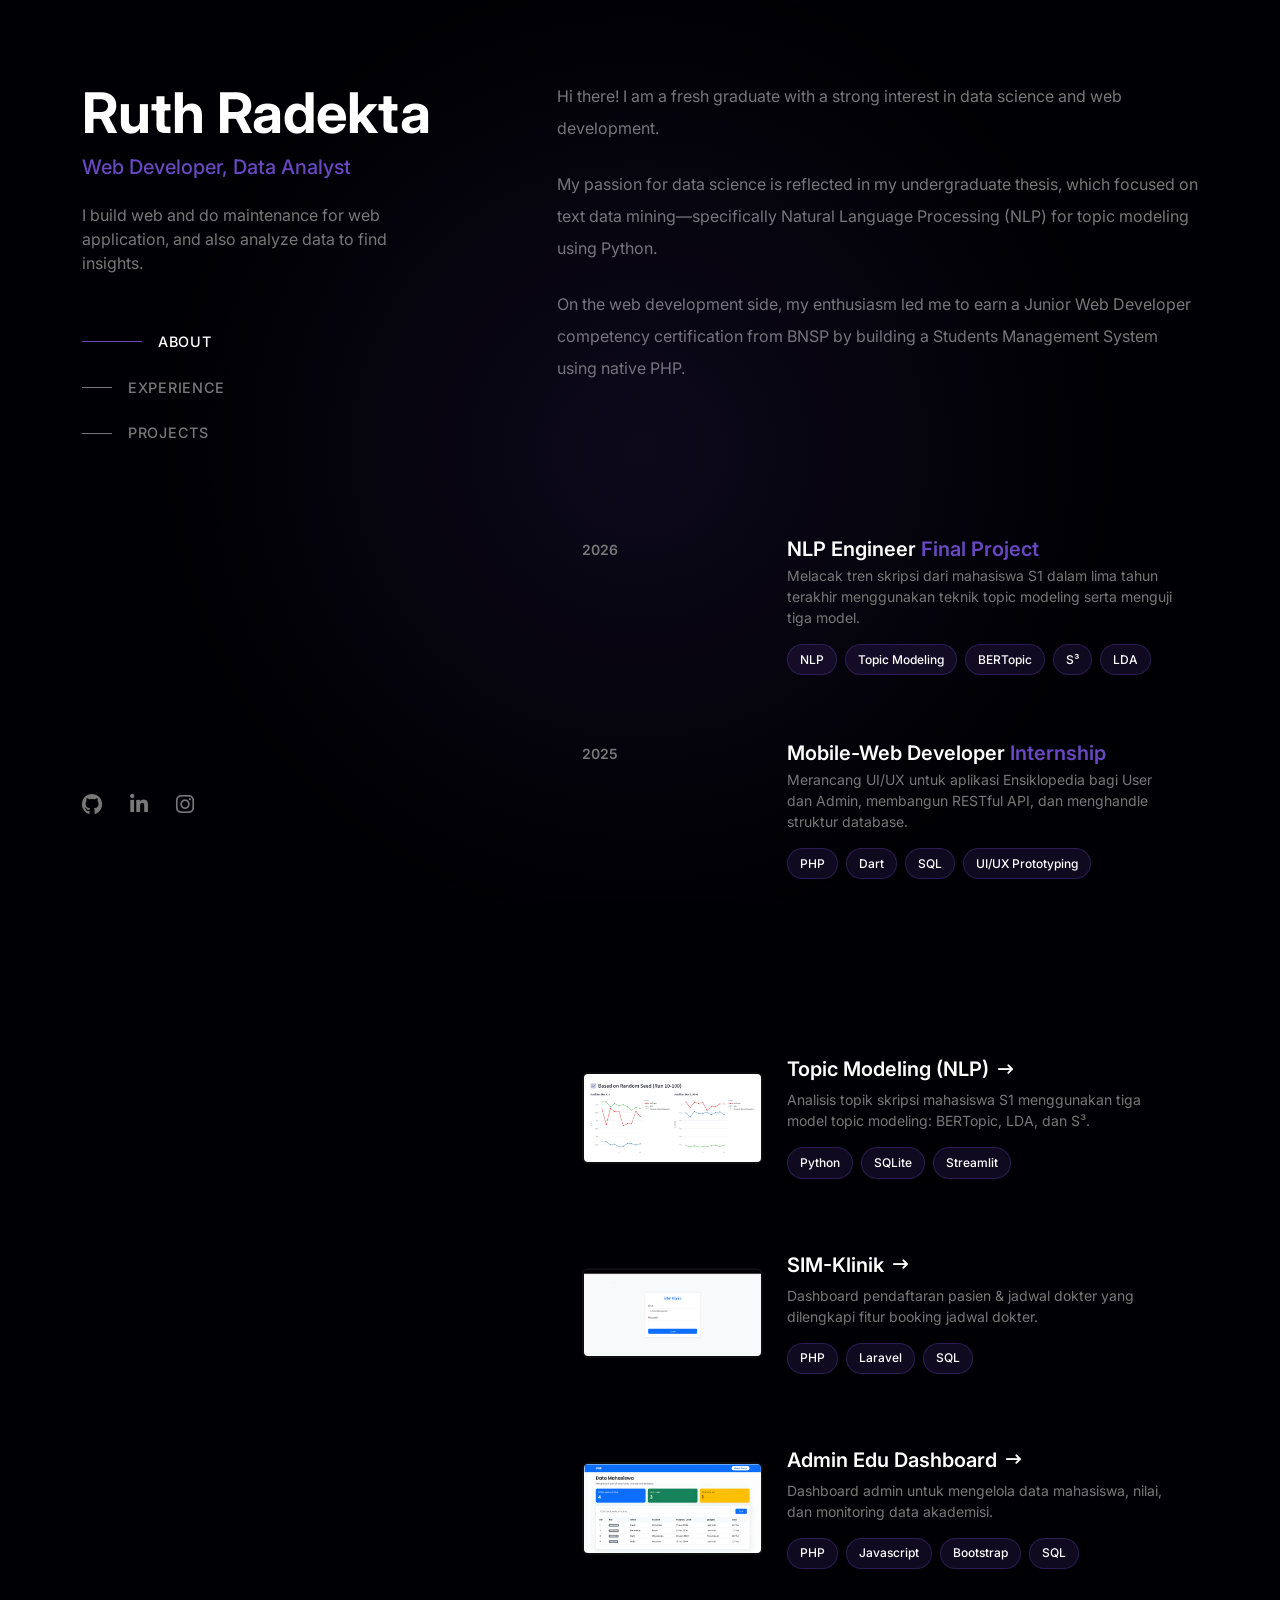
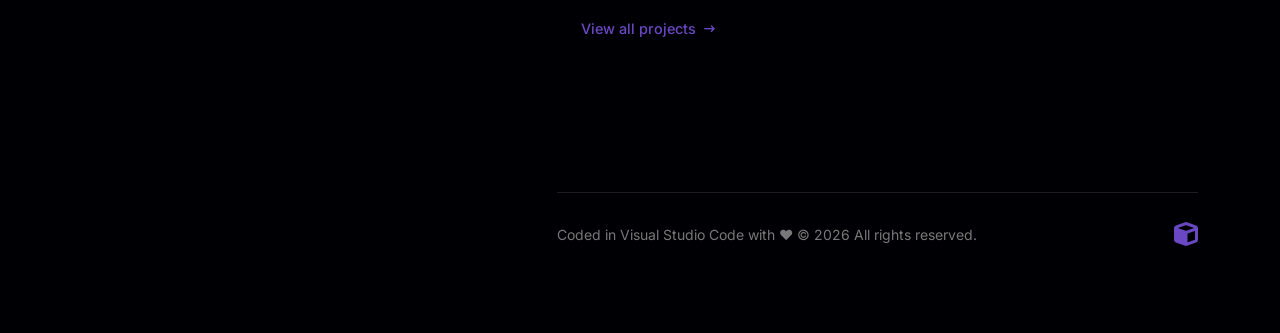
<file: index.html>
<!DOCTYPE html>
<html lang="id">
<head>
    <meta charset="UTF-8">
    <meta name="viewport" content="width=device-width, initial-scale=1.0">
    <title>Ruth Radekta - Portofolio</title>
    <!-- Bootstrap 5 CSS -->
    <link href="https://cdn.jsdelivr.net/npm/bootstrap@5.3.2/dist/css/bootstrap.min.css" rel="stylesheet">
    <!-- Font Awesome Icons -->
    <link rel="stylesheet" href="https://cdnjs.cloudflare.com/ajax/libs/font-awesome/6.4.2/css/all.min.css">
    <!-- Google Fonts -->
    <link href="https://fonts.googleapis.com/css2?family=Inter:wght@300;400;500;600;700&display=swap" rel="stylesheet">
    <!-- Custom CSS -->
    <link rel="stylesheet" href="css/style.css">
</head>
<body>

    <!-- Background Ambient Glow -->
    <div class="bg-glow"></div>

    <div class="container">
        <div class="row">
            <!-- KOLOM PERTAMA (STATIS / STICKY) -->
            <div class="col-lg-5">
                <div class="left-column">
                    <div>
                        <h1 class="fw-bold display-4 text-white mb-2">Ruth Radekta</h1>
                        <h3 class="h5 fw-medium mb-4 custom-role-color">Web Developer, Data Analyst</h3>
                        <p class="text-secondary mb-5 intro-text" style="max-width: 320px;">
                            I build web and do maintenance for web application, and also analyze data to find insights.
                        </p>

                        <!-- Navigation -->
                        <nav class="nav flex-column d-none d-lg-flex gap-2">
                            <a class="nav-link-custom active" href="#about">
                                <span class="nav-indicator"></span>ABOUT
                            </a>
                            <a class="nav-link-custom" href="#experience">
                                <span class="nav-indicator"></span>EXPERIENCE
                            </a>
                            <a class="nav-link-custom" href="#projects">
                                <span class="nav-indicator"></span>PROJECTS
                            </a>
                        </nav>
                    </div>

                    <!-- Social Media Links & GitHub -->
                    <div class="social-icons mt-4 mt-lg-0">
                        <a href="https://github.com/RuthRadekta" target="_blank" aria-label="GitHub"><i class="fab fa-github"></i></a>
                        <a href="https://www.linkedin.com/in/ruth-radekta-994692438/" target="_blank" aria-label="LinkedIn"><i class="fab fa-linkedin-in"></i></a>
                        <a href="https://instagram.com/ruthrll" target="_blank" aria-label="Instagram"><i class="fab fa-instagram"></i></a>
                    </div>
                </div>
            </div>

            <!-- KOLOM KEDUA (DINAMIS / SCROLLABLE) -->
            <div class="col-lg-7">
                <div class="right-column">
                    
                    <!-- 1. ABOUT SECTION -->
                    <section id="about">
                        <div class="text-white mb-4 d-lg-none fw-bold fs-4 border-bottom border-secondary pb-2">TENTANG SAYA</div>
                        <p class="text-secondary lh-lg mb-4">
                            Hi there! I am a fresh graduate with a strong interest in data science and web development. 
                        </p>
                        <p class="text-secondary lh-lg mb-4">
                            My passion for data science is reflected in my undergraduate thesis, which focused on text data mining—specifically Natural Language Processing (NLP) for topic modeling using Python.
                        </p>
                        <p class="text-secondary lh-lg">
                            On the web development side, my enthusiasm led me to earn a Junior Web Developer competency certification from BNSP by building a Students Management System using native PHP.
                        </p>
                    </section>

                    <!-- 2. EXPERIENCE SECTION -->
                    <section id="experience">
                        <div class="text-white mb-4 d-lg-none fw-bold fs-4 border-bottom border-secondary pb-2">PENGALAMAN</div>
                        
                        <!-- Experience Item 1 (—) -->
                        <div class="content-card p-3 p-sm-4 mb-3">
                            <div class="row">
                                <div class="col-sm-4 mb-2 mb-sm-0">
                                    <span class="text-secondary text-uppercase fw-semibold small tracking-wider">2026</span>
                                </div>
                                <div class="col-sm-8">
                                    <h5 class="text-white fw-semibold mb-1">NLP Engineer <span class="custom-role-color">Final Project</span></h5>
                                    <p class="text-secondary small mb-3">
                                        Melacak tren skripsi dari mahasiswa S1 dalam lima tahun terakhir menggunakan teknik topic modeling serta menguji tiga model.
                                    </p>
                                    <div class="d-flex flex-wrap gap-2">
                                        <span class="custom-badge">NLP</span>
                                        <span class="custom-badge">Topic Modeling</span>
                                        <span class="custom-badge">BERTopic</span>
                                        <span class="custom-badge">S³</span>
                                        <span class="custom-badge">LDA</span>
                                    </div>
                                </div>
                            </div>
                        </div>

                        <!-- Experience Item 2 -->
                        <div class="content-card p-3 p-sm-4 mb-3">
                            <div class="row">
                                <div class="col-sm-4 mb-2 mb-sm-0">
                                    <span class="text-secondary text-uppercase fw-semibold small tracking-wider">2025</span>
                                </div>
                                <div class="col-sm-8">
                                    <h5 class="text-white fw-semibold mb-1">Mobile-Web Developer <span class="custom-role-color">Internship</span></h5>
                                    <p class="text-secondary small mb-3">
                                        Merancang UI/UX untuk aplikasi Ensiklopedia bagi User dan Admin, membangun RESTful API, dan menghandle struktur database.
                                    </p>
                                    <div class="d-flex flex-wrap gap-2">
                                        <span class="custom-badge">PHP</span>
                                        <span class="custom-badge">Dart</span>
                                        <span class="custom-badge">SQL</span>
                                        <span class="custom-badge">UI/UX Prototyping</span>
                                    </div>
                                </div>
                            </div>
                        </div>
                    </section>

                    <!-- 3. PROJECTS SECTION -->
                    <section id="projects">
                        <div class="text-white mb-4 d-lg-none fw-bold fs-4 border-bottom border-secondary pb-2">PORTOFOLIO</div>

                         <!-- Project Item 1 -->
                        <div class="content-card p-3 p-sm-4 mb-4">
                            <div class="row align-items-center">
                                <div class="col-md-4 mb-3 mb-md-0">
                                    <img src="images/topic-modeling.png" alt="Project Thumbnail" class="img-fluid project-thumb w-100">
                                </div>
                                <div class="col-md-8">
                                    <h5 class="text-white fw-semibold mb-2">
                                        <a href="https://github.com/RuthRadekta/Topic-Modeling.git" class="text-decoration-none text-white stretched-link">
                                            Topic Modeling (NLP) <i class="fas fa-arrow-right-long fa-xs ms-1"></i>
                                        </a>
                                    </h5>
                                    <p class="text-secondary small mb-3">
                                        Analisis topik skripsi mahasiswa S1 menggunakan tiga model topic modeling: BERTopic, LDA, dan S³.
                                    </p>
                                    <div class="d-flex flex-wrap gap-2">
                                        <span class="custom-badge">Python</span>
                                        <span class="custom-badge">SQLite</span>
                                        <span class="custom-badge">Streamlit</span>
                                    </div>
                                </div>
                            </div>
                        </div>

                        <!-- Project Item 2 -->
                        <div class="content-card p-3 p-sm-4 mb-4">
                            <div class="row align-items-center">
                                <div class="col-md-4 mb-3 mb-md-0">
                                    <img src="images/sim-klinik-view.png" alt="Project Thumbnail" class="img-fluid project-thumb w-100">
                                </div>
                                <div class="col-md-8">
                                    <h5 class="text-white fw-semibold mb-2">
                                        <a href="https://sim-klinik-production.up.railway.app/" class="text-decoration-none text-white stretched-link">
                                            SIM-Klinik <i class="fas fa-arrow-right-long fa-xs ms-1"></i>
                                        </a>
                                    </h5>
                                    <p class="text-secondary small mb-3">
                                        Dashboard pendaftaran pasien & jadwal dokter yang dilengkapi fitur booking jadwal dokter.
                                    </p>
                                    <div class="d-flex flex-wrap gap-2">
                                        <span class="custom-badge">PHP</span>
                                        <span class="custom-badge">Laravel</span>
                                        <span class="custom-badge">SQL</span>
                                    </div>
                                </div>
                            </div>
                        </div>

                        <!-- Project Item 3 -->
                        <div class="content-card p-3 p-sm-4">
                            <div class="row align-items-center">
                                <div class="col-md-4 mb-3 mb-md-0">
                                    <img src="images/AdminEdu.png" alt="Project Thumbnail" class="img-fluid project-thumb w-100">
                                </div>
                                <div class="col-md-8">
                                    <h5 class="text-white fw-semibold mb-2">
                                        <a href="https://github.com/RuthRadekta/AdminEdu.git" class="text-decoration-none text-white stretched-link">
                                            Admin Edu Dashboard <i class="fas fa-arrow-right-long fa-xs ms-1"></i>
                                        </a>
                                    </h5>
                                    <p class="text-secondary small mb-3">
                                        Dashboard admin untuk mengelola data mahasiswa, nilai, dan monitoring data akademisi.
                                    </p>
                                    <div class="d-flex flex-wrap gap-2">
                                        <span class="custom-badge">PHP</span>
                                        <span class="custom-badge">Javascript</span>
                                        <span class="custom-badge">Bootstrap</span>
                                        <span class="custom-badge">SQL</span>
                                    </div>
                                </div>
                            </div>
                        </div>
                        
                        <!-- See all projects -->
                        <div class="p-3 p-sm-4">
                            <div class="row align-items-left">
                                <a href="projects.html" class="btn-view-projects">
                                    View all projects <i class="fas fa-arrow-right-long fa-xs ms-1"></i>
                                </a>
                            </div>
                        </div>
                    </section>

                    <!-- 4. FOOTER SECTION -->
                    <footer class="pt-4 border-top border-secondary border-opacity-25 d-flex flex-column flex-sm-row justify-content-between align-items-center gap-3">
                        <p class="text-secondary small mb-0">
                            Coded in Visual Studio Code with ❤️ &copy; 2026 All rights reserved.
                        </p>
                        <!-- Icon Random yang Berputar Seperti 3D -->
                        <div class="rotating-icon-container" title="3D Rotating Element">
                            <span class="rotating-3d-icon">
                                <i class="fas fa-cube"></i>
                            </span>
                        </div>
                    </footer>

                </div>
            </div>
        </div>
    </div>

    <!-- Bootstrap JS Bundle -->
    <script src="https://cdn.jsdelivr.net/npm/bootstrap@5.3.2/dist/js/bootstrap.bundle.min.js"></script>
    <!-- Custom JS -->
    <script src="js/script.js"></script>
</body>
</html>
</file>
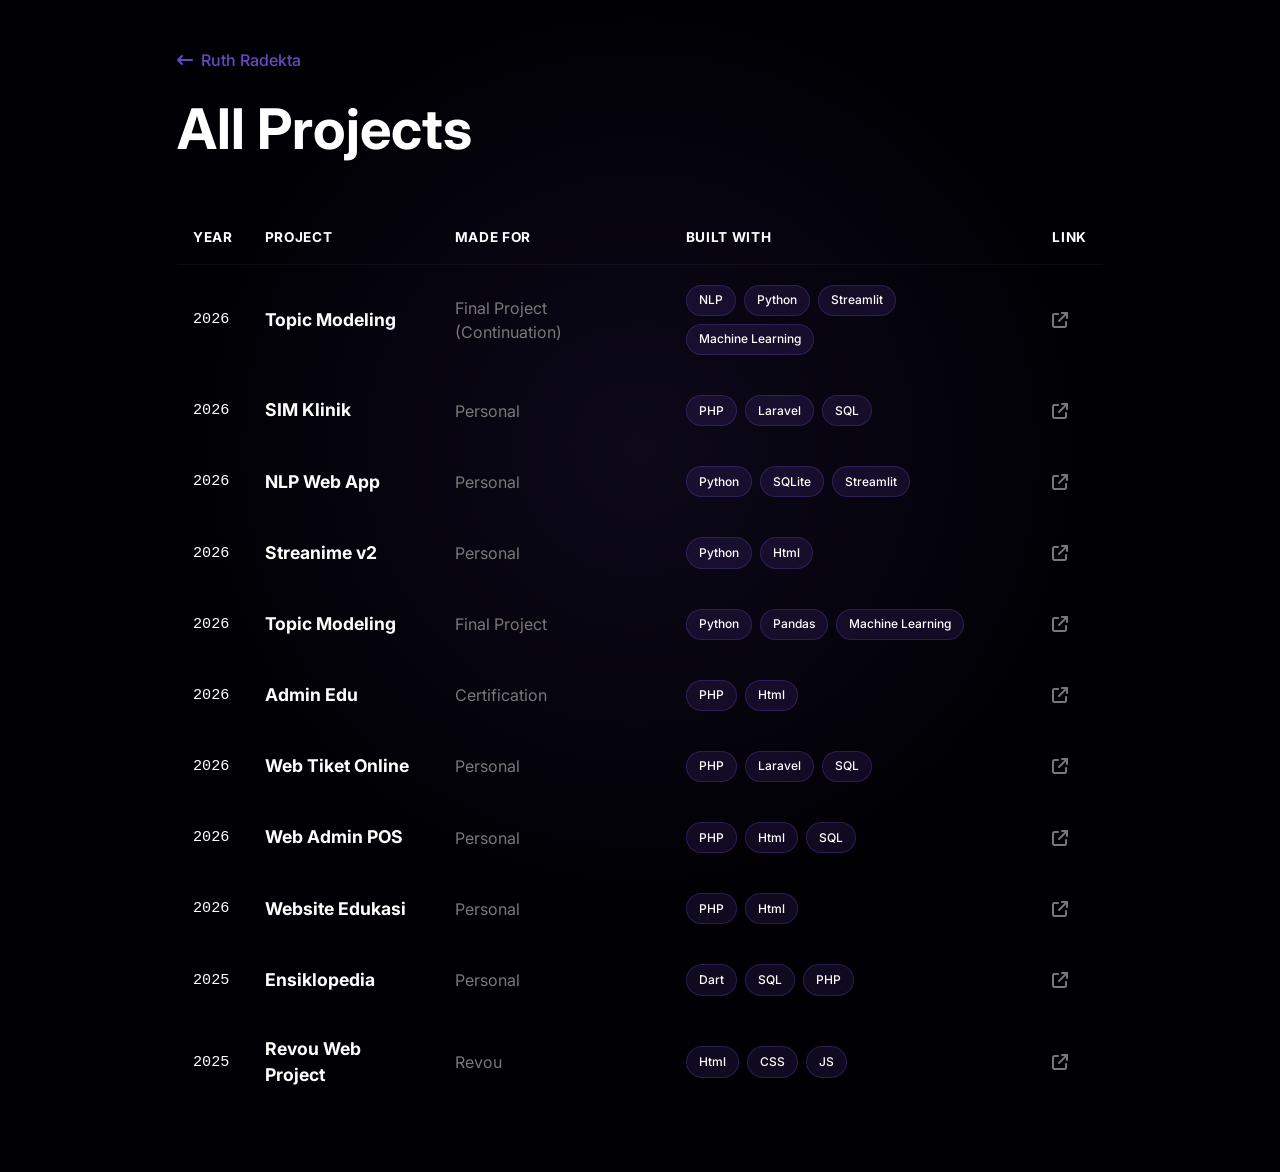
<file: projects.html>
<!DOCTYPE html>
<html lang="id">
<head>
    <meta charset="UTF-8">
    <meta name="viewport" content="width=device-width, initial-scale=1.0">
    <title>Ruth Radekta - Portofolio</title>
    <!-- Bootstrap 5 CSS -->
    <link href="https://cdn.jsdelivr.net/npm/bootstrap@5.3.2/dist/css/bootstrap.min.css" rel="stylesheet">
    <!-- Font Awesome Icons -->
    <link rel="stylesheet" href="https://cdnjs.cloudflare.com/ajax/libs/font-awesome/6.4.2/css/all.min.css">
    <!-- Google Fonts -->
    <link href="https://fonts.googleapis.com/css2?family=Inter:wght@300;400;500;600;700&display=swap" rel="stylesheet">
    <!-- Custom CSS -->
    <link rel="stylesheet" href="css/style.css">
</head>
<body>

    <!-- Background Ambient Glow -->
    <div class="bg-glow"></div>

    <div class="container py-5">
        <div class="row justify-content-center">
            <div class="col-lg-10 position-relative z-1">
                
                <!-- Back Button -->
                <a href="index.html" class="back-link mb-4">
                    <i class="fas fa-arrow-left-long"></i> Ruth Radekta
                </a>

                <!-- Title -->
                <h1 class="display-4 fw-bold text-white mb-5">All Projects</h1>

                <!-- Table Archive -->
                <div class="table-responsive">
                    <table class="table table-borderless archive-table align-middle">
                        <thead>
                            <tr>
                                <th scope="col" class="py-3">Year</th>
                                <th scope="col" class="py-3">Project</th>
                                <th scope="col" class="py-3 d-none d-md-table-cell">Made For</th>
                                <th scope="col" class="py-3 d-none d-lg-table-cell">Built with</th>
                                <th scope="col" class="py-3">Link</th>
                            </tr>
                        </thead>
                        <tbody>
                            <!-- Project 1 -->
                            <tr>
                                <td class="year-col" style="color: white;">2026</td>
                                <td class="project-name-col fw-bold text-white">Topic Modeling</td>
                                <td class="d-none d-md-table-cell text-secondary">Final Project (Continuation)</td>
                                <td class="d-none d-lg-table-cell">
                                    <div class="d-flex flex-wrap gap-2">
                                        <span class="custom-badge">NLP</span>
                                        <span class="custom-badge">Python</span>
                                        <span class="custom-badge">Streamlit</span>
                                        <span class="custom-badge">Machine Learning</span>
                                    </div>
                                </td>
                                <td>
                                    <a href="https://github.com/RuthRadekta/Topic-Modeling.git" class="archive-link" aria-label="Link to project">
                                        <i class="fas fa-arrow-up-right-from-square"></i>
                                    </a>
                                </td>
                            </tr>

                            <!-- Project 2 -->
                            <tr>
                                <td class="year-col" style="color: white;">2026</td>
                                <td class="project-name-col fw-bold text-white">SIM Klinik</td>
                                <td class="d-none d-md-table-cell text-secondary">Personal</td>
                                <td class="d-none d-lg-table-cell">
                                    <div class="d-flex flex-wrap gap-2">
                                        <span class="custom-badge">PHP</span>
                                        <span class="custom-badge">Laravel</span>
                                        <span class="custom-badge">SQL</span>
                                    </div>
                                </td>
                                <td>
                                    <a href="https://sim-klinik-production.up.railway.app/" class="archive-link" aria-label="Link to project">
                                        <i class="fas fa-arrow-up-right-from-square"></i>
                                    </a>
                                </td>
                            </tr>
                            
                            <!-- Project 4 -->
                            <tr>
                                <td class="year-col" style="color: white;">2026</td>
                                <td class="project-name-col fw-bold text-white">NLP Web App</td>
                                <td class="d-none d-md-table-cell text-secondary">Personal</td>
                                <td class="d-none d-lg-table-cell">
                                    <div class="d-flex flex-wrap gap-2">
                                        <span class="custom-badge">Python</span>
                                        <span class="custom-badge">SQLite</span>
                                        <span class="custom-badge">Streamlit</span>
                                    </div>
                                </td>
                                <td>
                                    <a href="https://github.com/RuthRadekta/funyafunya-nlp.git" class="archive-link" aria-label="Link to project">
                                        <i class="fas fa-arrow-up-right-from-square"></i>
                                    </a>
                                </td>
                            </tr>

                            <!-- Project 4 -->
                            <tr>
                                <td class="year-col" style="color: white;">2026</td>
                                <td class="project-name-col fw-bold text-white">Streanime v2</td>
                                <td class="d-none d-md-table-cell text-secondary">Personal</td>
                                <td class="d-none d-lg-table-cell">
                                    <div class="d-flex flex-wrap gap-2">
                                        <span class="custom-badge">Python</span>
                                        <span class="custom-badge">Html</span>
                                    </div>
                                </td>
                                <td>
                                    <a href="#" class="archive-link" aria-label="Link to project">
                                        <i class="fas fa-arrow-up-right-from-square"></i>
                                    </a>
                                </td>
                            </tr>

                            <!-- Project 5 -->
                            <tr>
                                <td class="year-col" style="color: white;">2026</td>
                                <td class="project-name-col fw-bold text-white">Topic Modeling</td>
                                <td class="d-none d-md-table-cell text-secondary">Final Project</td>
                                <td class="d-none d-lg-table-cell">
                                    <div class="d-flex flex-wrap gap-2">
                                        <span class="custom-badge">Python</span>
                                        <span class="custom-badge">Pandas</span>
                                        <span class="custom-badge">Machine Learning</span>
                                    </div>
                                </td>
                                <td>
                                    <a href="https://colab.research.google.com/drive/1k8jw9Pa-SU-GbfhtYjOmYsoBXsDSWefE?usp=sharing" class="archive-link" aria-label="Link to project">
                                        <i class="fas fa-arrow-up-right-from-square"></i>
                                    </a>
                                </td>
                            </tr>

                            <!-- Project 6 -->
                            <tr>
                                <td class="year-col" style="color: white;">2026</td>
                                <td class="project-name-col fw-bold text-white">Admin Edu</td>
                                <td class="d-none d-md-table-cell text-secondary">Certification</td>
                                <td class="d-none d-lg-table-cell">
                                    <div class="d-flex flex-wrap gap-2">
                                        <span class="custom-badge">PHP</span>
                                        <span class="custom-badge">Html</span>
                                    </div>
                                </td>
                                <td>
                                    <a href="https://github.com/RuthRadekta/AdminEdu.git" class="archive-link" aria-label="Link to project">
                                        <i class="fas fa-arrow-up-right-from-square"></i>
                                    </a>
                                </td>
                            </tr>

                            <!-- Project 7 -->
                            <tr>
                                <td class="year-col" style="color: white;">2026</td>
                                <td class="project-name-col fw-bold text-white">Web Tiket Online</td>
                                <td class="d-none d-md-table-cell text-secondary">Personal</td>
                                <td class="d-none d-lg-table-cell">
                                    <div class="d-flex flex-wrap gap-2">
                                        <span class="custom-badge">PHP</span>
                                        <span class="custom-badge">Laravel</span>
                                        <span class="custom-badge">SQL</span>
                                    </div>
                                </td>
                                <td>
                                    <a href="https://github.com/RuthRadekta/WebTiketOnline.git" class="archive-link" aria-label="Link to project">
                                        <i class="fas fa-arrow-up-right-from-square"></i>
                                    </a>
                                </td>
                            </tr>

                            <!-- Project 8 -->
                            <tr>
                                <td class="year-col" style="color: white;">2026</td>
                                <td class="project-name-col fw-bold text-white">Web Admin POS</td>
                                <td class="d-none d-md-table-cell text-secondary">Personal</td>
                                <td class="d-none d-lg-table-cell">
                                    <div class="d-flex flex-wrap gap-2">
                                        <span class="custom-badge">PHP</span>
                                        <span class="custom-badge">Html</span>
                                        <span class="custom-badge">SQL</span>
                                    </div>
                                </td>
                                <td>
                                    <a href="https://github.com/RuthRadekta/WebAdminPenjualan.git" class="archive-link" aria-label="Link to project">
                                        <i class="fas fa-arrow-up-right-from-square"></i>
                                    </a>
                                </td>
                            </tr>

                            <!-- Project 9 -->
                            <tr>
                                <td class="year-col" style="color: white;">2026</td>
                                <td class="project-name-col fw-bold text-white">Website Edukasi</td>
                                <td class="d-none d-md-table-cell text-secondary">Personal</td>
                                <td class="d-none d-lg-table-cell">
                                    <div class="d-flex flex-wrap gap-2">
                                        <span class="custom-badge">PHP</span>
                                        <span class="custom-badge">Html</span>
                                    </div>
                                </td>
                                <td>
                                    <a href="https://github.com/RuthRadekta/WebsiteEdukasi.git" class="archive-link" aria-label="Link to project">
                                        <i class="fas fa-arrow-up-right-from-square"></i>
                                    </a>
                                </td>
                            </tr>

                            <!-- Project 10 -->
                            <tr>
                                <td class="year-col" style="color: white;">2025</td>
                                <td class="project-name-col fw-bold text-white">Ensiklopedia</td>
                                <td class="d-none d-md-table-cell text-secondary">Personal</td>
                                <td class="d-none d-lg-table-cell">
                                    <div class="d-flex flex-wrap gap-2">
                                        <span class="custom-badge">Dart</span>
                                        <span class="custom-badge">SQL</span>
                                        <span class="custom-badge">PHP</span>
                                    </div>
                                </td>
                                <td>
                                    <a href="https://museum.uns.ac.id/ensiklopedia/" class="archive-link" aria-label="Link to project">
                                        <i class="fas fa-arrow-up-right-from-square"></i>
                                    </a>
                                </td>
                            </tr>

                            <!-- Project 11 -->
                            <tr>
                                <td class="year-col" style="color: white;">2025</td>
                                <td class="project-name-col fw-bold text-white">Revou Web Project</td>
                                <td class="d-none d-md-table-cell text-secondary">Revou</td>
                                <td class="d-none d-lg-table-cell">
                                    <div class="d-flex flex-wrap gap-2">
                                        <span class="custom-badge">Html</span>
                                        <span class="custom-badge">CSS</span>
                                        <span class="custom-badge">JS</span>
                                    </div>
                                </td>
                                <td>
                                    <a href="https://github.com/RuthRadekta/Revou-Project.git" class="archive-link" aria-label="Link to project">
                                        <i class="fas fa-arrow-up-right-from-square"></i>
                                    </a>
                                </td>
                            </tr>
                        </tbody>
                    </table>
                </div>

            </div>
        </div>
    </div>

    <!-- Bootstrap JS Bundle -->
    <script src="https://cdn.jsdelivr.net/npm/bootstrap@5.3.2/dist/js/bootstrap.bundle.min.js"></script>
    <!-- Custom JS -->
    <script src="js/script.js"></script>
</body>
</html>
</file>
<file: css/style.css>
:root {
    /* Palet Warna Baru Sesuai Permintaan */
    --color-1: #000004; /* Latar Belakang Utama */
    --color-2: #FFF;    /* Warna Teks Utama */
    --color-3: #0E062B; /* Latar Belakang Hover Kartu & Scrollbar */
    --color-4: #6A48C3; /* Warna Aksen (Ikon, Hover Link) */
    --color-5: #787878; /* Warna Teks Sekunder */

    /* Mapping Variabel Implementasi ke Palet */
    --bg-color: var(--color-1);
    --text-primary: var(--color-2);
    --text-secondary: var(--color-5);
    --accent-purple: var(--color-4);
    
    /* Versi Transparan dari --color-4 untuk Efek Glow (#6A48C3 = rgb(106, 72, 195)) */
    --accent-purple-glow: rgba(106, 72, 195, 0.15);
    --card-hover-bg: var(--color-3);
}

body {
    font-family: 'Inter', sans-serif;
    background-color: var(--bg-color);
    color: var(--text-primary);
    overflow-x: hidden;
    position: relative;
}

/* Smooth Scrolling */
html {
    scroll-behavior: smooth;
}

/* Custom Scrollbar */
::-webkit-scrollbar {
    width: 8px;
}
::-webkit-scrollbar-track {
    background: var(--bg-color);
}
::-webkit-scrollbar-thumb {
    background: #2d2438;
    border-radius: 4px;
}
::-webkit-scrollbar-thumb:hover {
    background: var(--accent-purple);
}

/* EFEK 1: Spotlight Gradient Mengikuti Kursor */
.bg-glow {
    position: fixed;
    top: 0;
    left: 0;
    width: 100vw;
    height: 100vh;
    pointer-events: none;
    /* Titik pusat gradasi ditentukan oleh CSS var yang diubah via JavaScript */
    background: radial-gradient(600px circle at var(--mouse-x, 50%) var(--mouse-y, 50%), rgba(106, 72, 195, 0.12), transparent 80%);
    z-index: 0;
}

/* Text Overrides for Bootstrap Classes */
.text-white { color: var(--text-primary) !important; }
.text-secondary { color: var(--text-secondary) !important; }

/* Custom Text Utility for User's Code */
.custom-role-color {
    color: var(--accent-purple) !important;
}

/* Left Column (Sticky) */
.left-column {
    position: sticky;
    top: 0;
    height: 100vh;
    display: flex;
    flex-direction: column;
    justify-content: space-between;
    padding-top: 5rem;
    padding-bottom: 5rem;
}

/* Navigation Styles */
.nav-link-custom {
    display: flex;
    align-items: center;
    color: var(--text-secondary);
    text-decoration: none;
    font-weight: 500;
    font-size: 0.9rem;
    letter-spacing: 0.05em;
    padding: 0.5rem 0;
    transition: all 0.3s ease;
}

.nav-link-custom .nav-indicator {
    width: 30px;
    height: 1px;
    background-color: var(--text-secondary);
    margin-right: 1rem;
    transition: all 0.3s ease;
}

.nav-link-custom:hover, .nav-link-custom.active {
    color: var(--text-primary);
}

.nav-link-custom:hover .nav-indicator, .nav-link-custom.active .nav-indicator {
    width: 60px;
    background-color: var(--accent-purple);
}

/* Social Icons */
.social-icons a {
    color: var(--text-secondary);
    font-size: 1.3rem;
    margin-right: 1.5rem;
    transition: color 0.3s ease, transform 0.3s ease;
}

.social-icons a:hover {
    color: var(--accent-purple);
    transform: translateY(-3px);
}

/* Right Column (Dynamic Content) */
.right-column {
    padding-top: 5rem;
    padding-bottom: 5rem;
    z-index: 1;
}

section {
    margin-bottom: 8rem;
}

/* ------------------------------------- */
/* BASE STYLING KARTU (CONTENT CARD) */
/* ------------------------------------- */
.content-card {
    border-radius: 8px;
    transition: all 0.3s ease;
    border: 1px solid transparent;
    position: relative; /* SANGAT PENTING: Mencegah efek tangan (pointer) menyebar ke seluruh layar */
    z-index: 1;
}

/* MENGATASI HOVER JITTER (KEDIP-KEDIP) */
.content-card::after {
    content: "";
    position: absolute;
    top: 0; left: 0; right: 0; bottom: -15px; /* Menambah area hit-box 15px ke bawah */
    z-index: -2;
}

/* LAYER GRADIEN TERSEMBUNYI UNTUK DAFTAR PROJECTS */
.content-card::before {
    content: "";
    position: absolute;
    top: 0; left: 0; right: 0; bottom: 0;
    border-radius: 8px;
    background: linear-gradient(135deg, rgba(255,255,255,0.03) 0%, rgba(106, 72, 195, 0.15) 100%);
    opacity: 0; /* Awalnya bersembunyi */
    transition: opacity 0.3s ease;
    z-index: -1;
}

/* 1. Kondisi awal panah */
.content-card .fa-arrow-right-long {
    transition: transform 0.3s ease, color 0.3s ease;
    display: inline-block; /* Diperlukan agar properti transform bekerja maksimal pada elemen inline */
}

/* 2. Kondisi panah saat card di-hover */
.content-card:hover .fa-arrow-right-long {
    transform: translateX(6px); /* Menggeser panah ke kanan sejauh 6px */
    color: var(--accent-purple); /* Memberikan warna aksen ungu saat di-hover */
}

/* ------------------------------------- */
/* HOVER EFFECT: SECTION EXPERIENCE */
/* ------------------------------------- */
#experience .content-card:hover {
    background-color: rgba(14, 10, 25, 0.3); /*previous: --card-hover-bg*/
    border-color: rgba(106, 72, 195, 0.3);
    box-shadow: 0 10px 30px -15px rgba(106, 72, 195, 0.3);
    transform: translateY(-3px);
}

/* ------------------------------------- */
/* HOVER EFFECT: SECTION PROJECTS */
/* ------------------------------------- */
/* Turunkan opacity semua project saat area #projects disentuh */
#projects:hover .content-card {
    opacity: 0.4;
    transition: all 0.3s ease;
}

/* Angkat, normalkan opacity, dan beri style khusus untuk project spesifik yg di-hover */
#projects .content-card:hover {
    opacity: 1; 
    border-color: rgba(106, 72, 195, 0.5);
    box-shadow: 0 10px 30px -10px rgba(106, 72, 195, 0.35);
    transform: translateY(-3px);
}

/* Tampilkan layer gradien agar mulus */
#projects .content-card:hover::before {
    opacity: 1; 
}


/* Project Thumbnail */
.project-thumb {
    border-radius: 6px;
    border: 2px solid rgba(255, 255, 255, 0.05);
    transition: all 0.3s ease;
}

.content-card:hover .project-thumb {
    border-color: rgba(106, 72, 195, 0.4);
}

/* Badges */
.custom-badge {
    background-color: var(--accent-purple-glow);
    color: var(--text-primary);
    font-size: 0.75rem;
    font-weight: 500;
    padding: 0.35rem 0.75rem;
    border-radius: 50rem;
    border: 1px solid rgba(106, 72, 195, 0.3);
}

/* 3D Rotating Footer Icon */
.rotating-icon-container {
    perspective: 1000px;
    display: inline-block;
}

.rotating-3d-icon {
    display: inline-block;
    color: var(--accent-purple);
    font-size: 1.5rem;
    animation: rotate3D 6s infinite linear;
}

@keyframes rotate3D {
    0% { transform: rotateX(0deg) rotateY(0deg) rotateZ(0deg); }
    50% { transform: rotateX(180deg) rotateY(180deg) rotateZ(45deg); }
    100% { transform: rotateX(360deg) rotateY(360deg) rotateZ(360deg); }
}

/* Responsive Fixes */
@media (max-width: 991.98px) {
    .left-column {
        position: relative;
        height: auto;
        padding-top: 3rem;
        padding-bottom: 2rem;
    }
    .right-column {
        padding-top: 2rem;
    }
}

/*Other Buttons*/
.btn-view-projects {
    text-decoration: none;
    font-weight: 500;
    font-size: 0.9rem;
    color: var(--color-4);
    transition: color 0.2s ease;
}

.btn-view-projects:hover {
    color: var(--color-2);
}

/* ------------------------------------- */
/* STYLING HALAMAN ARSIP (projects.html) */
/* ------------------------------------- */

/* Tombol Kembali */
.back-link {
    display: inline-flex;
    align-items: center;
    color: var(--accent-purple);
    text-decoration: none;
    font-weight: 500;
    font-size: 1rem;
    transition: all 0.3s ease;
}

.back-link i {
    margin-right: 0.5rem;
    transition: transform 0.3s ease;
}

.back-link:hover {
    color: var(--text-primary);
}

.back-link:hover i {
    transform: translateX(-5px); /* Panah bergerak ke kiri saat di-hover */
}

/* Tabel Arsip Tanpa Border */
.archive-table {
    color: var(--text-secondary);
    border-collapse: separate;
    border-spacing: 0;
}

.archive-table thead th {
    color: var(--text-primary);
    font-size: 0.85rem;
    text-transform: uppercase;
    letter-spacing: 0.05em;
    border-bottom: 1px solid rgba(255, 255, 255, 0.05) !important;
}

.archive-table tbody tr {
    transition: background-color 0.3s ease;
}

.archive-table tbody tr:hover {
    background-color: rgba(255, 255, 255, 0.03); /* Latar baris meredup ala Brittany Chiang */
}

/* Override background Bootstrap agar tetap transparan & rapi */
.archive-table td, 
.archive-table th {
    background: transparent !important;
    border: none !important; 
    padding: 1.25rem 1rem;
}

.archive-table tbody tr {
    border-bottom: 1px solid rgba(255, 255, 255, 0.03) !important;
}

.year-col {
    color: #FFFFFF;
    font-family: monospace;
    font-size: 0.95rem;
}

.project-name-col {
    font-size: 1.1rem;
}

/* Ikon Tautan Tabel */
.archive-link {
    color: var(--text-secondary);
    transition: color 0.3s ease, transform 0.3s ease;
    display: inline-block;
}

.archive-table tbody tr:hover .archive-link {
    color: var(--accent-purple);
}

.archive-link:hover {
    color: var(--text-primary) !important;
    transform: translateY(-2px) translateX(2px); /* Bergerak serong ke atas kanan */
}
</file>
